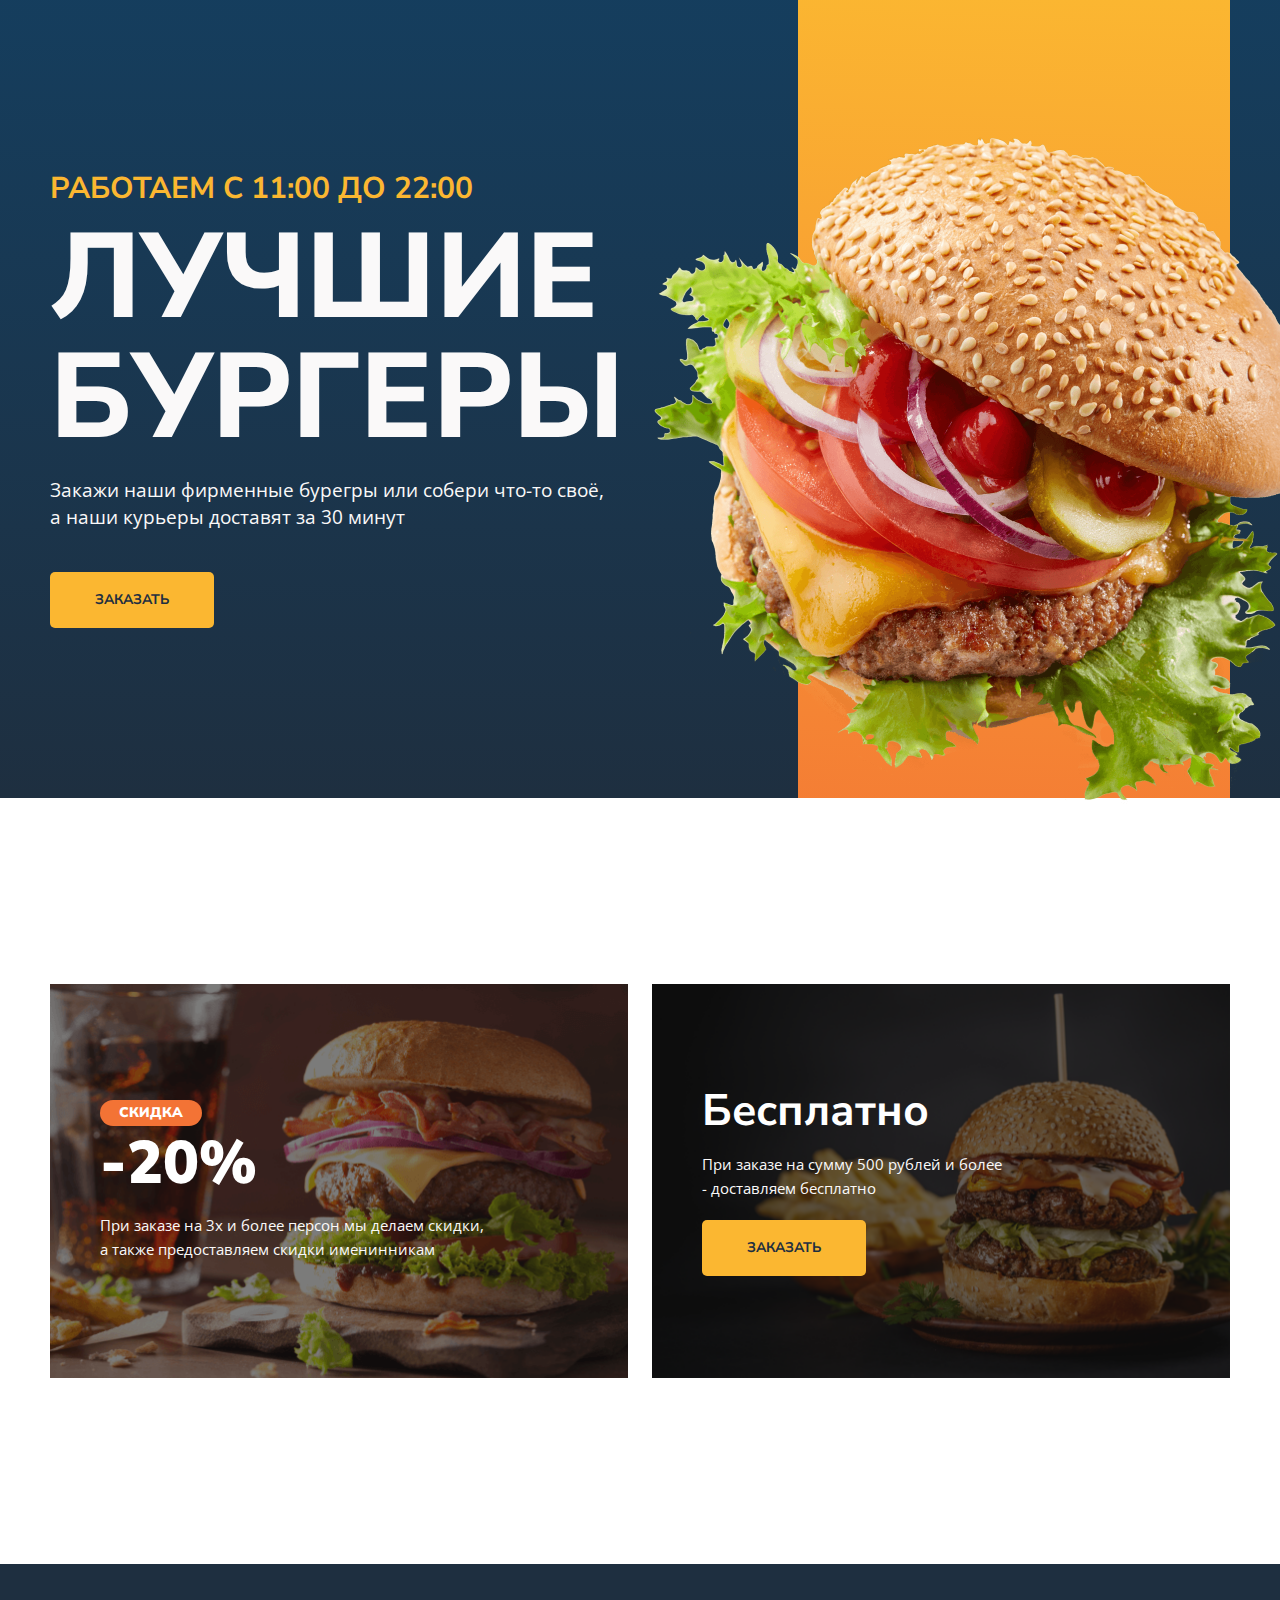
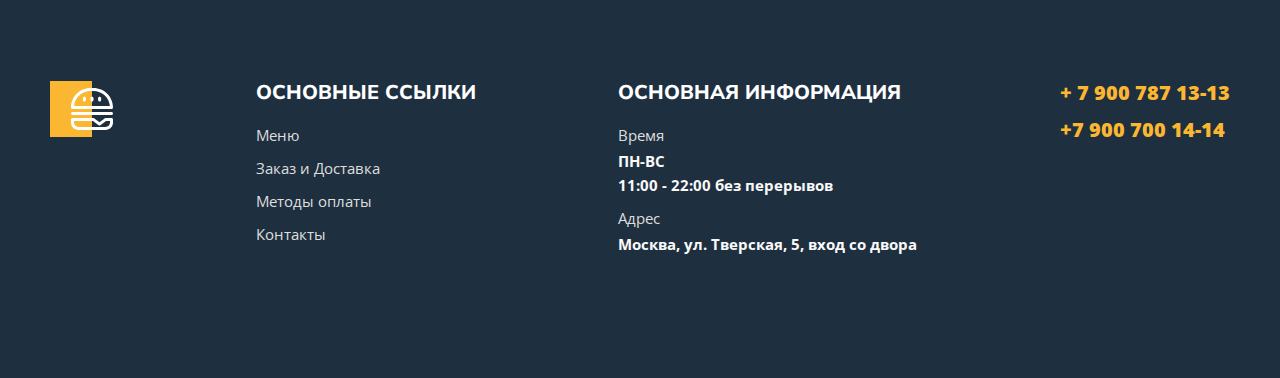
<file: index.html>
<!DOCTYPE html>
<html lang="ru">
<head>
    <meta charset="UTF-8">
    <meta http-equiv="X-UA-Compatible" content="IE=edge">
    <meta name="viewport" content="width=device-width, initial-scale=1.0">
    <title>Burgers</title>
    <link rel="preconnect" href="https://fonts.googleapis.com">
    <link rel="preconnect" href="https://fonts.gstatic.com" crossorigin>
    <link href="https://fonts.googleapis.com/css2?family=Nunito+Sans:wght@400;600;700;800;900&family=Open+Sans:wght@400;600;700&display=swap" rel="stylesheet">
    <link rel="stylesheet" href="styles/normalize.css">
    <link rel="stylesheet" href="styles/main.css">
</head>
<body>
    <div class="main">
        <div class="wrapper">
            <div class="content">
                <h1 class="content-title">
                    <span>работаем с 11:00 до 22:00</span>
                    лучшие бургеры
                </h1>
                <p class="content-text">Закажи наши фирменные бурегры или собери что-то своё, а&nbsp;наши курьеры доставят за&nbsp;30&nbsp;минут</p>
                <a class="content-link" href="menu.html">заказать</a>
            </div>
            <div class="visual">
                <div class="visual-bg"></div>
                <img src="images/burger.png" alt="Burger">
            </div>
        </div>
    </div>
    <div class="promo">
        <div class="wrapper">
            <div class="promo-left">
                <p class="sale">Скидка</p>
                <p class="cost">-20%</p>
                <p class="promo-description">При заказе на 3х и более персон мы делаем скидки, а также предоставляем скидки именинникам</p>
            </div>
            <div class="promo-right">
                <p class="free">Бесплатно</p>
                <p class="promo-description">При заказе на сумму 500 рублей и более - доставляем бесплатно</p>
                <a href="menu.html">заказать</a>
            </div>
        </div>
    </div>
    <footer class="footer">
        <div class="container">
            <div class="footer-box">
                <div class="item">
                    <img class="footer-logo" src="images/logo-footer.svg" alt="Logo"> 
                </div>
                <div class="footer-item">
                    <h2>основные ссылки</h2>
                    <ul class="footer-list">
                        <li><a href="menu.html">Меню</a></li>
                        <li><a href="#">Заказ и Доставка</a></li>
                        <li><a href="#">Методы оплаты</a></li>
                        <li><a href="#">Контакты</a></li>
                    </ul>
                </div>
                <div class="footer-item">
                    <h2>основная информация</h2>
                    <ul class="footer-list">
                        <li><span>Время</span>
                            ПН-ВС<br>
                            11:00 - 22:00 без перерывов
                        </li>
                        <li><span>Адрес</span>
                                Москва, ул. Тверская, 5, вход со двора
                        </li>
                    </ul>
                </div>
                <div class="footer-tel">
                    <ul class="footer-list footer-list-tel">
                        <li><a href="tel:+79007871313">+ 7 900 787 13-13</a></li>
                        <li><a href="tel:+79007001414">+7 900 700 14-14</a></li>
                    </ul>
                </div>
            </div> 
        </div>
    </footer>
</body>
</html>
</file>
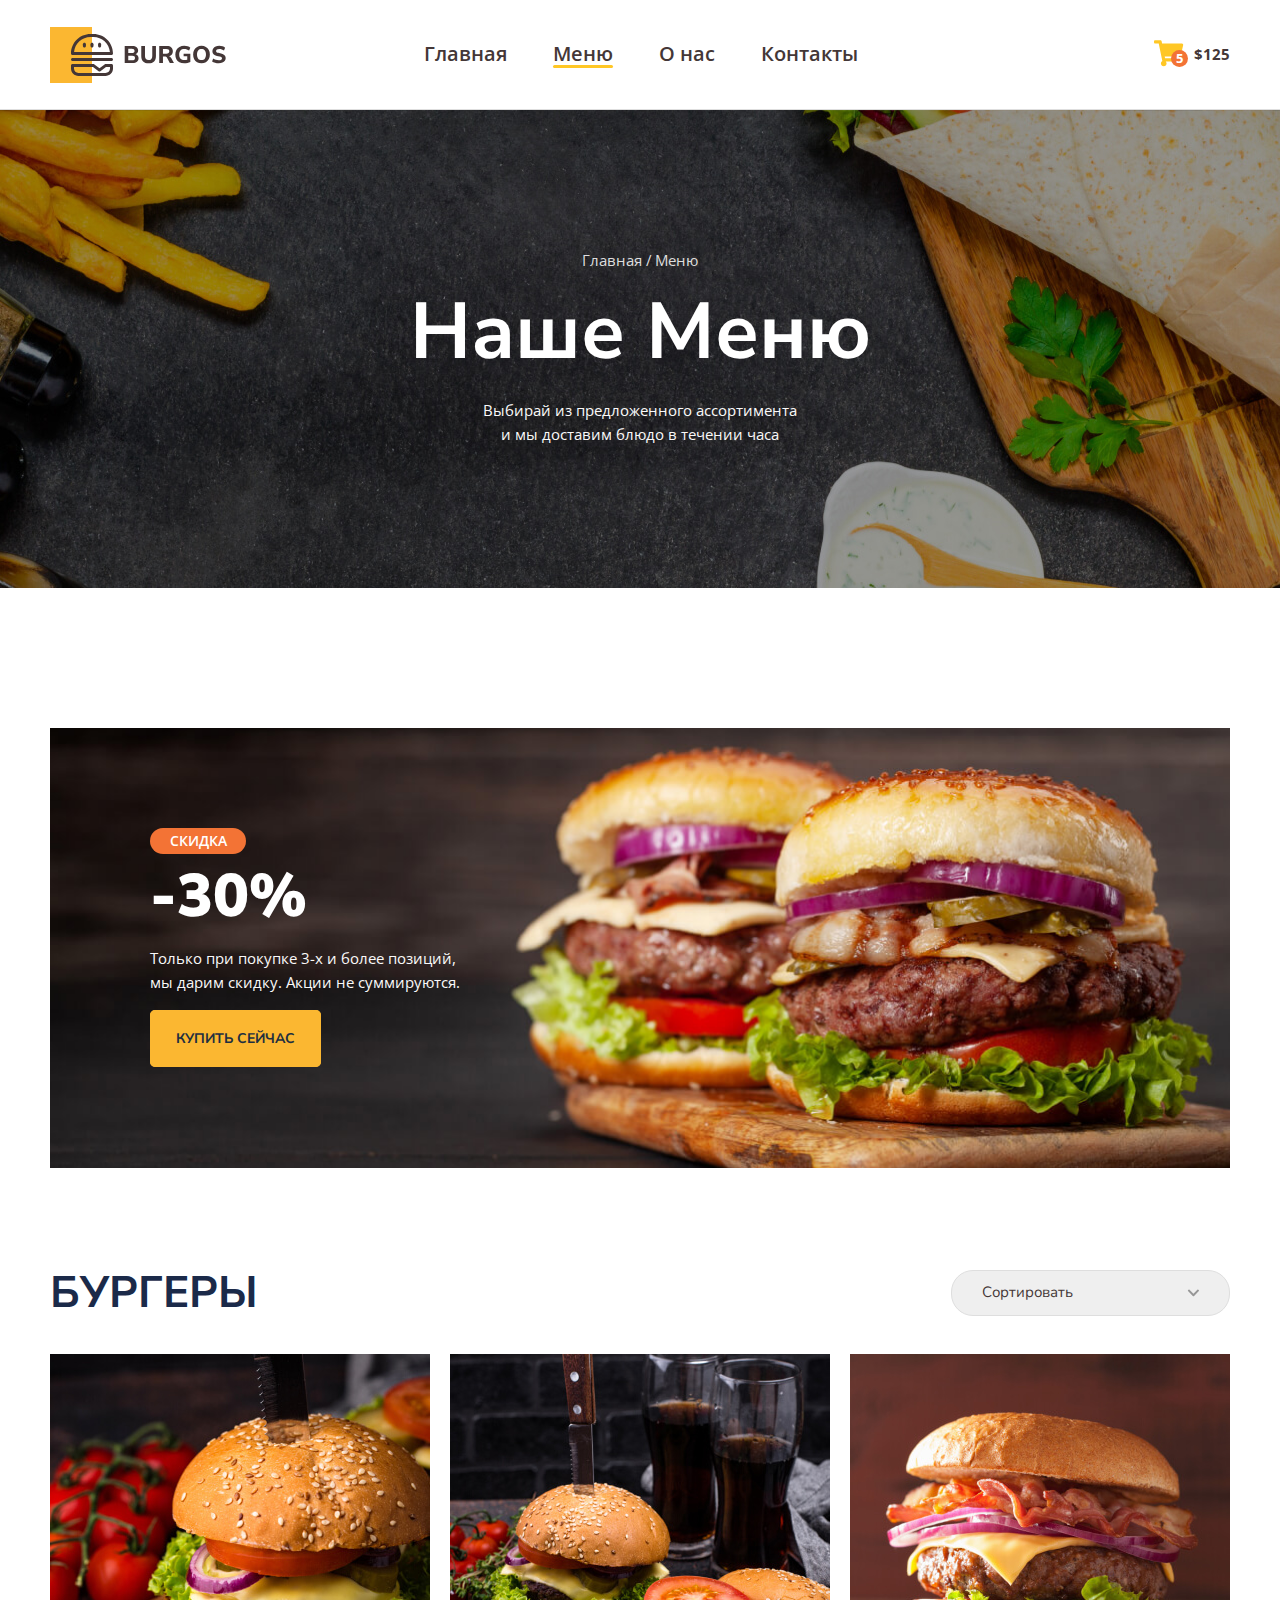
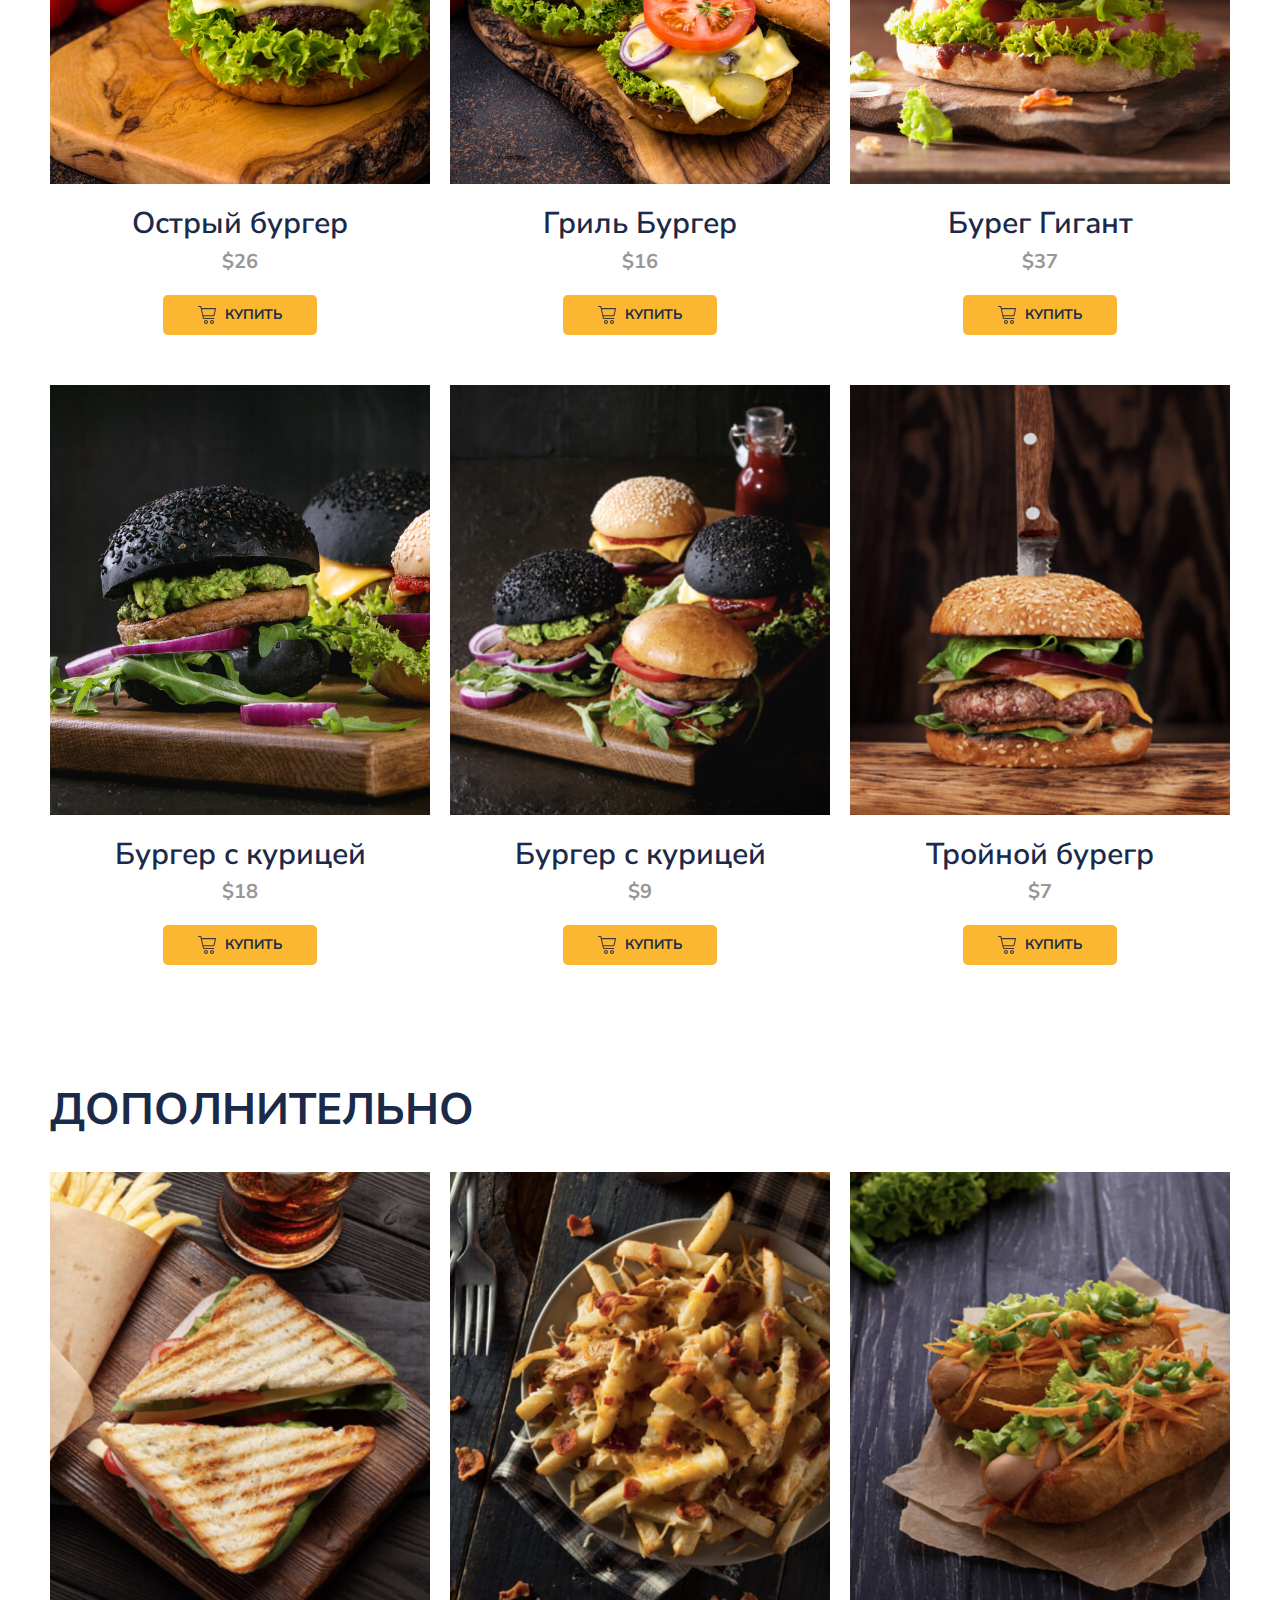
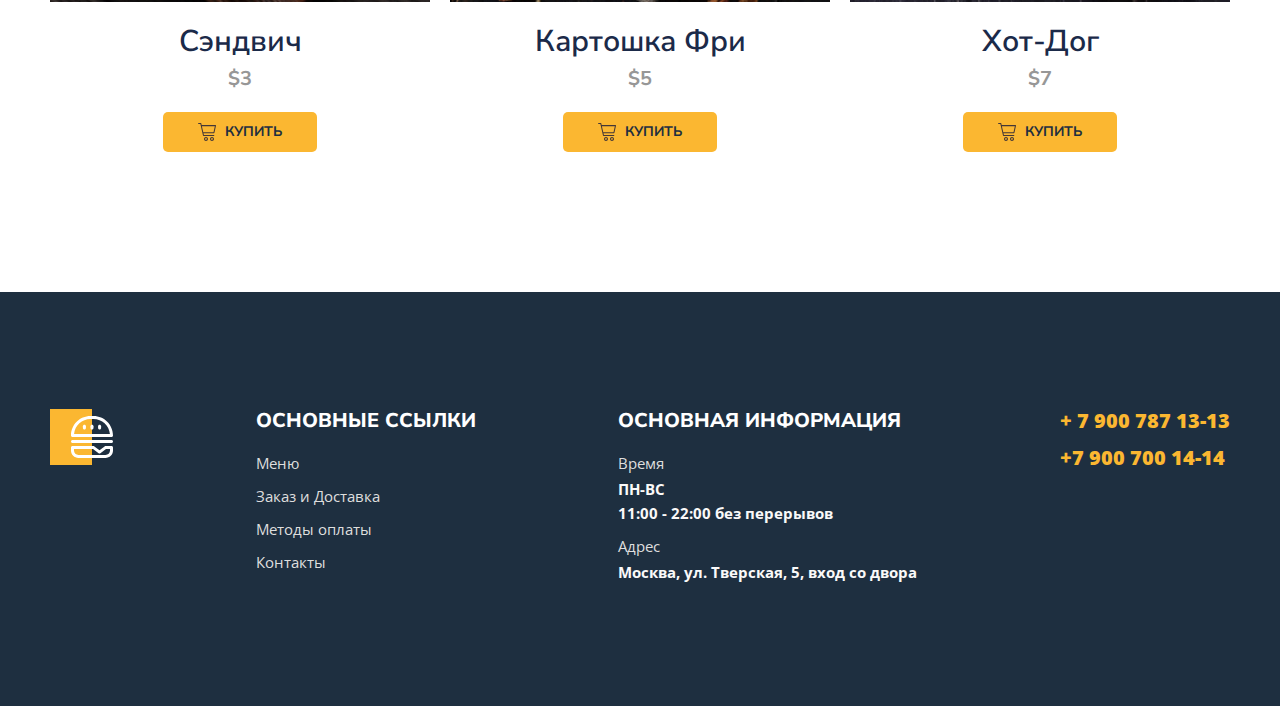
<file: menu.html>
<!DOCTYPE html>
<html lang="ru">
<head>
    <meta charset="UTF-8">
    <meta http-equiv="X-UA-Compatible" content="IE=edge">
    <meta name="viewport" content="width=device-width, initial-scale=1.0">
    <title>Burger</title>
    <link rel="preconnect" href="https://fonts.googleapis.com">
    <link rel="preconnect" href="https://fonts.gstatic.com" crossorigin>
    <link href="https://fonts.googleapis.com/css2?family=Nunito+Sans:wght@400;600;700;800;900&family=Open+Sans:wght@400;600;700&display=swap" rel="stylesheet">
    <link rel="stylesheet" href="styles/normalize.css">
    <link rel="stylesheet" href="styles/main.css">
    <link rel="apple-touch-icon" sizes="192x192" href="images/favicon/android-chrome-192x192.png">
    <link rel="icon" type="image/png" sizes="512x512" href="images/favicon/android-chrome-512x512.png">
    <link rel="icon" sizes="16x16" href="images/favicon/favicon.ico">
    <link rel="apple-touch-icon" sizes="180x180" href="images/favicon/apple-touch-icon.png">
    <link rel="icon" type="image/png" sizes="32x32" href="images/favicon/favicon-32x32.png">
    <link rel="icon" type="image/png" sizes="16x16" href="images/favicon/favicon-16x16.png">
    <link rel="mask-icon" href="images/favicon/safari-pinned-tab.svg" color="#5bbad5">
    <meta name="msapplication-TileColor" content="#da532c">
    <meta name="theme-color" content="#ffffff">
</head>
<body>
    <header id="headerTop">
        <div class="container">
            <div class="header">
                <div class="header-burger">
                     <button class="burger" onclick="openModal()"></button>
                    </div>
                <div class="header-item">
                    <a href="index.html" class="header-logo"></a>
                    <nav>
                        <ul class="header-nav">
                            <li><a href="index.html">Главная</a></li>
                            <li><a href="#" class="active">Меню</a></li>
                            <li><a href="#">О нас</a></li>
                            <li><a href="#">Контакты</a></li>
                        </ul>
                    </nav>
                </div>
                <button type="button" class="button">
                    <span class="button-item"> 
                        <img src="images/cart.svg" alt="Корзина">
                        <span class="button-count">5</span>
                    </span>
                    <span class="button-text">$125</span>
                </button>
            </div>
        </div>
    </header>
    <div class="bg">
      <div class="container">
          <ul class="breadcrumbs">
              <li><a href="index.html">Главная</a></li>
              <li><a href="#">Меню</a></li>
          </ul>
          <h1 class="title">Наше Меню</h1>
          <p class="description">Выбирай из предложенного ассортимента и мы&nbsp;доставим блюдо в течении часа</p>
      </div>
    </div>
    <main>
        <div class="banner">
            <div class="container">
                <div class="banner-box">
                    <h2 class="banner-title">
                        <span>скидка</span>
                        -30%
                    </h2>
                    <p class="banner-text">
                        Только при покупке 3-х и более позиций, мы&nbsp;дарим скидку. Акции не суммируются.
                    </p>
                    <a href="#menuBurger" class="banner-link">купить сейчас</a>
                </div>
            </div>
        </div>
        <section class="menu" id="menuBurger">
           <div class="container">
                <div class="menu-header">
                    <h2 class="menu-title">Бургеры</h2>
                    <select class="menu-select">
                        <option value="">Сортировать</option>
                        <option value="up">По возрастанию</option>
                        <option value="down">По убыванию</option>
                    </select>
                </div>
                <div class="menu-grid">
                    <div class="menu-grid-item">
                        <div class="menu-grid-cover">
                            <img src="images/menu/01.jpg" alt="Острый бургер">
                        </div>
                        <p class="menu-grid-title">Острый бургер</p>
                        <p class="menu-grid-price">$26</p>
                        <button type="button" class="menu-grid-btn">
                            <span class="menu-grid-icon"></span>
                            <span class="menu-grid-text">купить</span>
                        </button>
                    </div>
                    <div class="menu-grid-item">
                        <div class="menu-grid-cover">
                            <img src="images/menu/02.jpg" alt="Гриль Бургер">
                        </div>
                        <p class="menu-grid-title">Гриль Бургер</p>
                        <p class="menu-grid-price">$16</p>
                        <button type="button" class="menu-grid-btn">
                            <span class="menu-grid-icon"></span>
                            <span class="menu-grid-text">купить</span>
                        </button>
                    </div>
                    <div class="menu-grid-item">
                        <div class="menu-grid-cover">
                            <img src="images/menu/03.jpg" alt="Бурег Гигант">
                        </div>
                        <p class="menu-grid-title">Бурег Гигант</p>
                        <p class="menu-grid-price">$37</p>
                        <button type="button" class="menu-grid-btn">
                            <span class="menu-grid-icon"></span>
                            <span class="menu-grid-text">купить</span>
                        </button>
                    </div>
                    <div class="menu-grid-item">
                        <div class="menu-grid-cover">
                            <img src="images/menu/04.jpg" alt="Бургер с курицей">
                        </div>
                        <p class="menu-grid-title">Бургер с курицей</p>
                        <p class="menu-grid-price">$18</p>
                        <button type="button" class="menu-grid-btn">
                            <span class="menu-grid-icon"></span>
                            <span class="menu-grid-text">купить</span>
                        </button>
                    </div>
                    <div class="menu-grid-item">
                        <div class="menu-grid-cover">
                            <img src="images/menu/05.jpg" alt="Бургер с курицей">
                        </div>
                        <p class="menu-grid-title">Бургер с курицей</p>
                        <p class="menu-grid-price">$9</p>
                        <button type="button" class="menu-grid-btn">
                            <span class="menu-grid-icon"></span>
                            <span class="menu-grid-text">купить</span>
                        </button>
                    </div>
                    <div class="menu-grid-item">
                        <div class="menu-grid-cover">
                            <img src="images/menu/06.jpg" alt="Тройной бурегр">
                        </div>
                        <p class="menu-grid-title">Тройной бурегр</p>
                        <p class="menu-grid-price">$7</p>
                        <button type="button" class="menu-grid-btn">
                            <span class="menu-grid-icon"></span>
                            <span class="menu-grid-text">купить</span>
                        </button>
                    </div>
                </div>
           </div>
        </section>
        <section class="menu menu-other">
            <div class="container">
                 <div class="menu-header">
                     <h2 class="menu-title">Дополнительно</h2>
                 </div>
                 <div class="menu-grid">
                     <div class="menu-grid-item">
                         <div class="menu-grid-cover">
                             <img src="images/menu/07.jpg" alt="Сэндвич">
                         </div>
                         <p class="menu-grid-title">Сэндвич</p>
                         <p class="menu-grid-price">$3</p>
                         <button type="button" class="menu-grid-btn">
                             <span class="menu-grid-icon"></span>
                             <span class="menu-grid-text">купить</span>
                         </button>
                     </div>
                     <div class="menu-grid-item">
                         <div class="menu-grid-cover">
                             <img src="images/menu/08.jpg" alt="Картошка Фри">
                         </div>
                         <p class="menu-grid-title">Картошка Фри</p>
                         <p class="menu-grid-price">$5</p>
                         <button type="button" class="menu-grid-btn">
                             <span class="menu-grid-icon"></span>
                             <span class="menu-grid-text">купить</span>
                         </button>
                     </div>
                     <div class="menu-grid-item">
                         <div class="menu-grid-cover">
                             <img src="images/menu/09.jpg" alt="Хот-Дог">
                         </div>
                         <p class="menu-grid-title">Хот-Дог</p>
                         <p class="menu-grid-price">$7</p>
                         <button type="button" class="menu-grid-btn">
                             <span class="menu-grid-icon"></span>
                             <span class="menu-grid-text">купить</span>
                         </button>
                     </div>
                 </div>
            </div>
         </section>
    </main>
    <footer class="footer">
        <div class="container">
            <div class="footer-box">
                <div class="item">
                    <img class="footer-logo" src="images/logo-footer.svg" alt="Logo"> 
                    <ul class="footer-list footer-list-tel">
                        <li><a href="tel:+79007871313">+ 7 900 787 13-13</a></li>
                        <li><a href="tel:+79007001414">+7 900 700 14-14</a></li>
                    </ul>
                </div>
                <div class="footer-item">
                    <h2>основные ссылки</h2>
                    <ul class="footer-list">
                        <li><a href="menu.html">Меню</a></li>
                        <li><a href="#">Заказ и Доставка</a></li>
                        <li><a href="#">Методы оплаты</a></li>
                        <li><a href="#">Контакты</a></li>
                    </ul>
                    <ul class="footer-list footer-list-tel">
                        <li><a href="tel:+79007871313">+ 7 900 787 13-13</a></li>
                        <li><a href="tel:+79007001414">+7 900 700 14-14</a></li>
                    </ul>
                </div>
                <div class="footer-item">
                    <h2>основная информация</h2>
                    <ul class="footer-list">
                        <li><span>Время</span>
                            ПН-ВС<br>
                            11:00 - 22:00 без перерывов
                        </li>
                        <li><span>Адрес</span>
                                Москва, ул. Тверская, 5, вход со двора
                        </li>
                    </ul>
                </div>
                <div class="footer-tel">
                    <ul class="footer-list footer-list-tel">
                        <li><a href="tel:+79007871313">+ 7 900 787 13-13</a></li>
                        <li><a href="tel:+79007001414">+7 900 700 14-14</a></li>
                    </ul>
                </div>
            </div> 
        </div>
    </footer>
    <a href="#headerTop" class="button-up hidden" id="btnUp">Наверх</a>
    <div id="modal" class="modal">
        <ul class="header-nav">
            <li><a href="index.html">Главная</a></li>
            <li><a href="#" class="active">Меню</a></li>
            <li><a href="#">О нас</a></li>
            <li><a href="#">Контакты</a></li>
        </ul>
        <button class="burger-close" onclick="closeModal()"></button>
    </div>
    <script>
        // Smooth Scroll
        const links = document.querySelectorAll(".banner-link");

        for (const link of links) {
            link.addEventListener("click", clickHandler);
        }

        function clickHandler(e) {
            e.preventDefault();
            const href = this.getAttribute("href");

            document.querySelector(href).scrollIntoView({
                behavior: "smooth"
            });
        }

        // Button Up

        window.onscroll = function(){scrollFunction()};

        const upbuttons = document.querySelectorAll(".button-up");

        for (const upbutton of upbuttons) {
            upbutton.addEventListener("click", clickHandler);
        }

        function clickHandler(e) {
            e.preventDefault();
            const href = this.getAttribute("href");

            document.querySelector(href).scrollIntoView({
                behavior: "smooth"
            });
        }

        function scrollFunction(){
            if ( document.body.scrollTop > 1000 || document.documentElement.scrollTop > 1000){
                 document.getElementById('btnUp').className = 'button-up visible';
            } else {
                document.getElementById('btnUp').className = 'button-up hidden';
            }
        }

          // Menu

        function openModal() {
           document.getElementById("modal").style.top = "0px";
        }

        function closeModal() {
           document.getElementById("modal").style.top = "-400px";
        }
    </script>
</body>
</html>
</file>
<file: styles/main.css>
body {
    font-family: 'Nunito Sans', sans-serif;
}
.container{
    max-width: 1180px;
    margin: 0 auto;
    padding-left: 15px;
    padding-right: 15px;
}
header{
    border-bottom: 1px solid #DEDEDE;
}
.header{
    font-family: 'Open Sans', sans-serif;
    display: flex;
    align-items: center;
    justify-content: space-between;
    padding-top: 26px;
    padding-bottom: 25px;
}
.header-item{
    display: flex;
    align-items: center;
    justify-content: space-between;
    flex-basis: 68.5%;
}
.header-logo{
    display: block;
    background-image: url(../images/logo.svg) ;
    width: 176px;
    height: 56px;
    background-repeat: no-repeat;
    background-size: cover;
}
.header-nav{
    list-style-type: none;
    display: flex;
    padding-left: 0;
    gap: 46px;
}
.header-nav a{
    font-weight: 600;
    font-size: 20px;
    color: #443737;
    text-decoration: none;
}
.header-nav a:hover{
    color: #FFC725;
}
.header-nav a::after{
    content: '';
    width: 100%;
    height: 3px;
    border-radius: 1.5px;
    background: transparent;
    display: block;

}
.header-nav a.active::after{
    background: #FFC725;
}
.button{
    display: flex;
    align-items: center;
    background: transparent;
    border: none;
    padding: 0;
    gap: 10px;
    cursor: pointer;
}
.button-item{
    position: relative;
}
.button-count{
    font-weight: 700;
    font-size: 13px;
    color: #FFFFFF;
    background: #F37335;
    border-radius: 100%;
    position: absolute;
    width: 17px;
    height: 17px;
    text-align: center;
    line-height: 1.3;
    bottom: 3px;
    right: -4px;
}
.button-text{
    color: #443737;
    font-weight: 700;
    font-size: 15px;
}
.bg{
    text-align: center;
    color: #FFFFFF;
    background-image: url(../images/bg.jpg);
    background-size: cover;
    background-position: center center;
    padding: 142px 0;
    margin-bottom: 140px;
}
.breadcrumbs{
    padding-left: 0;
    margin-top: 0;
    list-style-type: none;
    display: flex;
    justify-content: center;
    gap: 7px;
}
.breadcrumbs a{
    color: #DEDEDE;
    font-size: 15px;
    font-family: 'Open Sans', sans-serif;
    text-decoration: none;
}
.breadcrumbs a:hover{
    color: #FFC725;
}
.breadcrumbs a::before{
    content: '/';
    position: relative;
    left: -3px;
    pointer-events: none;
}
.breadcrumbs a:hover::before{
    color: #DEDEDE;
}
.breadcrumbs li:first-child a::before{
    display: none;
}
.title{
    font-weight: 700;
    font-size: 79px;
    margin-top: 17px;
    margin-bottom: 20px;
}
.description{
    font-family: 'Open Sans', sans-serif; 
    font-size: 15px;
    line-height: 1.6;
    color: #FAF9F9 ;
    max-width: 320px;
    margin: 0 auto;
}
.banner-box{
    background-image: url(../images/banner.jpg);
    background-repeat: no-repeat;
    background-size: cover;
    background-position: 0 center;
    padding: 100px 100px 120px;
    margin-bottom: 80px;
}
.banner-title{
    font-size: 60px;
    font-weight: 900;
    color: #FFFFFF;
    margin-top: 0;
    margin-bottom: 12px;
}
.banner-title span{
    font-family: 'Open Sans', sans-serif;
    font-weight: 600;
    font-size: 14px;
    background-color: #F37335;
    border-radius: 14px;
    display: block;
    text-transform: uppercase;
    padding: 5px 0;
    max-width: 96px;
    text-align: center;
    margin-bottom: 8px;
}
.banner-text{
    font-family: 'Open Sans', sans-serif;
    color: #FAF9F9;
    max-width: 353px;
    font-size: 15px;
    line-height: 24px;
    margin-top: o;
    margin-bottom: 35px;
}
.banner-link{
   font-size: 14px;
   font-weight: 700;
   padding: 18px 25px;
   text-transform: uppercase;
   text-decoration: none;
   color: #1E2F40;
   background-color: #FBB731;
   border-radius: 5px;
   border: 1px solid #FBB731;
   transition: 0.2s;
}
.banner-link:hover{
    background-color: transparent;
    color: #FBB731;
}
.menu{
    padding-top: 20px;
}
.menu-header{
    display: flex;
    align-items: center;
    justify-content: space-between;
    margin-bottom: 36px;
}
.menu-title{
    font-size: 44px;
    font-weight: 700;
    text-transform: uppercase;
    color: #1B2A49;
    margin: 0;
}
.menu-select{
    border: 1px solid #DEDEDE;
    padding: 13px 30px;
    border-radius: 22px;
    color: #443737;
    font-size: 15px;
    appearance: none;
    flex-basis: 279px;
    background-image: url(../images/arrow.svg);
    background-size: 12.79px 7.75px;
    background-repeat: no-repeat;
    background-position: 89% center;
}
.menu-grid{
    display: grid;
    grid-template-columns: repeat(3, 1fr);
    gap: 50px 20px;
    text-align: center;
    margin-bottom: 100px;
}
.menu-grid-cover{
    width: 100%;
    height: 430px;
    position: relative;
    overflow: hidden;
    margin-bottom: 23px;
}
.menu-grid-cover img{
    position: absolute;
    left: 50%;
    top: 50%;
    transform: translate(-50%, -50%);
    object-fit: cover;
    width: 100%;
    height: 430px;
}
.menu-grid-title{
    font-weight: 600;
    font-size: 30px;
    margin: 0;
    color: #1B2A49; 
}
.menu-grid-price{
    color: #979797;
    font-weight: 700;
    font-size: 20px;
    margin-top: 8px;
    margin-bottom: 22px;
}
.menu-grid-btn{
    background-color: #FBB731;
    border-radius: 5px;
    padding: 11px 35px;
    border: none;
    display: flex;
    align-items: center;
    justify-content: center;
    margin: 0 auto;
    gap: 9px;
    cursor: pointer;
    transition: 0.3s;
}
.menu-grid-btn:hover{
    background-color: #F37335;
}
.menu-grid-icon{
    background-image: url(../images/cart-menu.svg);
    background-size: 18px 18px;
    background-repeat: no-repeat;
    display: block;
    width: 18px;
    height: 18px;  
}
.menu-grid-text{
    color: #1E2F40;
    font-weight: 700;
    font-size: 14px;
    text-transform: uppercase;
}
.footer{
    background: #1E2F40;
    color: #fff;
    padding-top: 117px;
    padding-bottom: 106px;
    margin-top: 140px;
}
.footer-box{
    display: flex;
    justify-content: space-between;
}
.footer-logo{
    width: 63px;
    height: 56px;
}
.footer-item h2{
    font-size: 20px;
    font-weight: 800;
    text-transform: uppercase;
    margin-bottom: 19px;
    margin-top: 0;
}
.footer-list li{
    margin-bottom: 9px;
    font-family: 'Open Sans', sans-serif;
    font-size: 15px;
    color: #FAF9F9;
    font-weight: 700;
    line-height: 24px;
}
.footer-list a{
    color: #DEDEDE;
    text-decoration: none;
    font-weight: 400;
    transition: 0.3s;
}
.footer-list a:hover{
    color: #FBB731;
}
.footer-item span{
    color: #DEDEDE;
    display: block;
    font-weight: 400;
    margin-bottom: 2px;
}
.footer-list-tel{
    margin-top: 0;
}
.footer-list-tel li{
    margin-bottom: 12px;
}
.footer-list-tel a{
    font-size: 20px;
    font-weight: 900;
    color: #FBB731;
    transition: 0.3s;  
}
.footer-list-tel a:hover{
    color: #DEDEDE;
}
.footer-list{
    padding-left: 0;
    list-style-type: none;
}
.button-up{
    background-color: #FBB731;
    font-weight: 700;
    font-size: 14px;
    text-transform: uppercase;
    color: #1E2F40;
    text-decoration: none;
    padding: 5px 20px;
    position: fixed;
    bottom: 20px;
    right: 20px;
    border-radius: 5px;
    transition: 1s;
}
.button-up:hover{
    background-color: #F37335;
}
.button-up.hidden{
    opacity: 0;
}
.button-up.visible{
    opacity: 1;
}


/* Style index */

.main {
    background: linear-gradient(180deg, #0C4C7B -100%, #1E2F40 100%);
}
.wrapper{
    max-width: 1180px;
    margin: 0 auto;
    display: flex;
    justify-content: space-between;
}
.content{
    color: #FAF9F9;
    flex: 0 0 580px;
    padding-top: 170px;
    padding-bottom: 170px;
}
.content-title{
    font-size: 120px;
    font-weight: 800;
    text-transform: uppercase;
    line-height: 120px;
    margin-bottom: 0;
    margin-top: 0;
}
.content-title span {
    color: #FBB731;
    font-size: 30px;
    font-weight: 700;
    line-height: 38px;
    display: block;
    margin-bottom: 10px;
}
.content-text{
    font-family: 'Open Sans', sans-serif;
    font-size: 19px;
    line-height: 1.4;
    margin-bottom: 42px;
}
.content-link,
.promo a {
    color: #1E2F40;
    background-color: #FBB731;
    border-radius: 5px;
    text-decoration: none;
    padding: 20px 45px;
    display: inline-block;
    text-transform: uppercase;
    font-size: 14px;
    font-weight: 700;
}
.visual {
    flex-grow: 1;
    display: flex;
    justify-content: flex-end;
    position: relative;
}
.visual-bg {
    width: 432px;
    height: 100%;
    background: linear-gradient(2.42deg, #F37335 -19.6%, #FBB731 100.79%, #FDC830 100.79%);
}
.main img {
    width: 829px;
    position: absolute;
    right: -168px;
}
.promo {
    padding-top: 186px;
    padding-bottom: 46px;
}
.promo-left,
.promo-right {
    flex: 0 0 49%;
    color: #fff;
    box-sizing: border-box;
    background-repeat: no-repeat;
    background-size: cover;
    background-position: center;
}
.promo-left {
    background-image: url(../images/promo-left.png);
    padding: 116px 50px;
}
.promo-right {
    background-image: url(../images/promo-right.png);
    padding: 102px 50px;
}
.sale {
    font-size: 14px;
    font-weight: 900;
    background: #F37335;
    padding: 5px 19px;
    border-radius: 14px;
    display: inline-block;
    text-transform: uppercase;
    margin-bottom: 3px;
    margin-top: 0;
}
.cost {
    font-size: 60px;
    font-weight: 900;
    margin-bottom: 8px;
    margin-top: 0;
}
.promo-description {
    font-family: 'Open Sans', sans-serif;
    color: #FAF9F9;
    font-size: 15px;
    line-height: 24px;
    margin-bottom: 0;
}
.promo-left .promo-description {
    max-width: 392px;
}
.promo-right .promo-description {
    max-width: 300px;
    margin-bottom: 20px;
}
.free {
    font-size: 44px;
    font-weight: 700;
    margin-bottom: 10px;
    margin-top: 0;
}
/* Modal*/

.burger{
    width: 34px;
    height: 22px;
    background-color: transparent;
    background-image: url(../images/burger.svg);
    background-repeat: no-repeat;
    background-size: contain;
    border: none;
    cursor: pointer;
}
#modal{
    max-width: 500px;
    background-color: cornsilk;
    text-align: center;
    position: absolute;
    top: -400px;
    left: 0;
    right: 0;
    margin: 20px auto 0;
    transition: 0.5s;
    padding: 40px 30px;
    box-sizing: border-box;
}
#modal .header-nav{
    flex-direction: column;
    max-width: 300px;
    margin: 0 auto;
    align-items: center;
}
.burger-close{
    width: 22px;
    height: 22px;
    background-color: transparent;
    background-image: url(../images/close.svg);
    background-repeat: no-repeat;
    background-size: contain;
    border: none;
    cursor: pointer;
    position: absolute;
    top: 20px;
    right: 20px;
}

/* Responsive*/

@media (min-width: 1001px) {
    .footer-list + .footer-list-tel{
        display: none;
    }
}

@media (min-width: 766px) {
    .header-burger{
        display: none;
    }
    .footer-logo + .footer-list-tel{
        display: none;
    }
}
@media (max-width: 1000px) {
    .container{
        max-width: 738px;
    }
    .header-logo{
        width: 150px;
        height: 48px;
        background-size: contain;
    }
    .header-nav{
        gap: 22px;
    }
    .header-item{
        flex-basis: 75.5%;
    }
    .bg{
        margin-bottom: 72px;
    }
    .banner-box{
        background-position: -80px center;
        padding: 100px 40px 120px;
    }
    .menu-grid{
        grid-template-columns: repeat(2, 1fr);
        gap: 50px 15px;
    }
    .menu-other{
        overflow: hidden;
        height: 558px;
    }
    .menu-other .menu-grid{
        display: flex;
        width: auto;
        overflow-x: scroll;
        overflow-y: hidden;
        padding-bottom: 50px;
    }
    .menu-other .menu-grid-item{
        flex: 0 0 281px;
    }
    .menu-other .menu-grid-cover,
    .menu-other .menu-grid-cover img{
        height: 320px;
    }
    .footer-tel{
        display: none;
    }
    .footer-list + .footer-list-tel{
        display: block;
    }
    .footer-logo + .footer-list-tel{
        display: none;
    }
}
  @media (max-width: 768px){
    .banner-box {
        margin-bottom: 60px;
    }
    .menu-grid {
        gap: 50px 18px;
        margin-bottom: 68px;
    }
    .menu-other .menu-grid{
        gap: 50px 8px;
    }
    .menu-other .menu-grid-cover,
    .menu-other .menu-grid-cover img{
       width: 276px;
    }
    .footer { 
        padding-top: 60px;}
    .footer-item{
        margin-top: 6px;
        }
}
@media (max-width: 765px){
    nav{
        display: none;
    }
    .header{
        gap: 21px;
    }
}
@media (max-width: 567px) {
    .title{
        font-size: 38px;
    }
    .breadcrumbs a{
       font-size: 14px;
    }
    .description{
        font-size: 12px;
    }
    .bd{
        padding: 55px 0;
    }
    .banner-box{
        background-position: 17% center;
        padding: 35px 24px 54px;
    }
}
@media (max-width: 360px){
    .header-logo{
        width: 116px;
        height: 37px;
        background-size: contain;
    }
}
@media (max-width: 320px){
    .container {
        max-width: 320px;  
    }
    .header{
        padding-bottom: 19px;
    }
    .bg{
        padding: 58px 0;
        width: 320px;
        background-position: 60% center;
        margin-bottom: 32px;
    }
    .title {
        margin-top: 27px;
        margin-bottom: 10px;
    }
    .banner-box{
        padding: 34px 17px 54px;
        margin-bottom: 38px;
    }
    .banner-title span {
        max-width: 104px;
        padding: 6px 0;
        margin-bottom: 5px;
    }
    .banner-link{
        padding: 17px 32px;
    }
    .menu-header{
        margin-bottom: 28px;
    }
    .menu-title {
        font-size: 27px;
        padding-right: 29px;
    }
    .menu-select {
        padding: 13px 14px;
        width: 136px;
        font-size: 12px;
        background-size: 13.79px 9.75px;
        background-position: 92% center;
    }
    .menu-grid {
        gap: 50px 12px;
    }
    .menu-grid-cover{
        height: 185px;
        margin-bottom: 7px;
    }
    .menu-grid-cover img {
        height: 180px;
        width: 139px;
    }
    .menu-grid-title {
        font-weight: 700;
        font-size: 13px;
    }
    .menu-grid-price {
         margin-bottom: 12px;
        font-size: 16px;
    }
    .menu-grid-btn{
        width: 129px;
        height: 38px;
        padding: 11px 0px;
        gap: 7px;
        margin-bottom: -29px;
    }
    .menu-grid-icon {
       background-size: 18px 18px;
        width: 18.61px;
        height: 18px;
    }
    .menu-other{
        padding-top: 24px;
    }
    .menu-other .menu-grid-cover,
    .menu-other .menu-grid-cover img {
        width: 140px;
        height: 192px;   
    }
    .menu-other .menu-grid-item {
        flex: 0 1 281px;
    }
    .footer {
        margin-top: -153px;
        padding-bottom: 186px;
    }
    .footer-box{
        display: block;
    }
    .footer-item {
        margin-top: 17px;
    }
    .footer-item h2 {
        font-size: 18px;   
    }
    .footer-list {
        padding-bottom: 10px;
    }
    .footer-tel{
        display: none;
    }
    .footer-logo + .footer-list-tel{
        display: inline-block;
        padding-left: 57px;
    }
    .footer-list + .footer-list-tel{
        display: none;
    }
}
</file>
